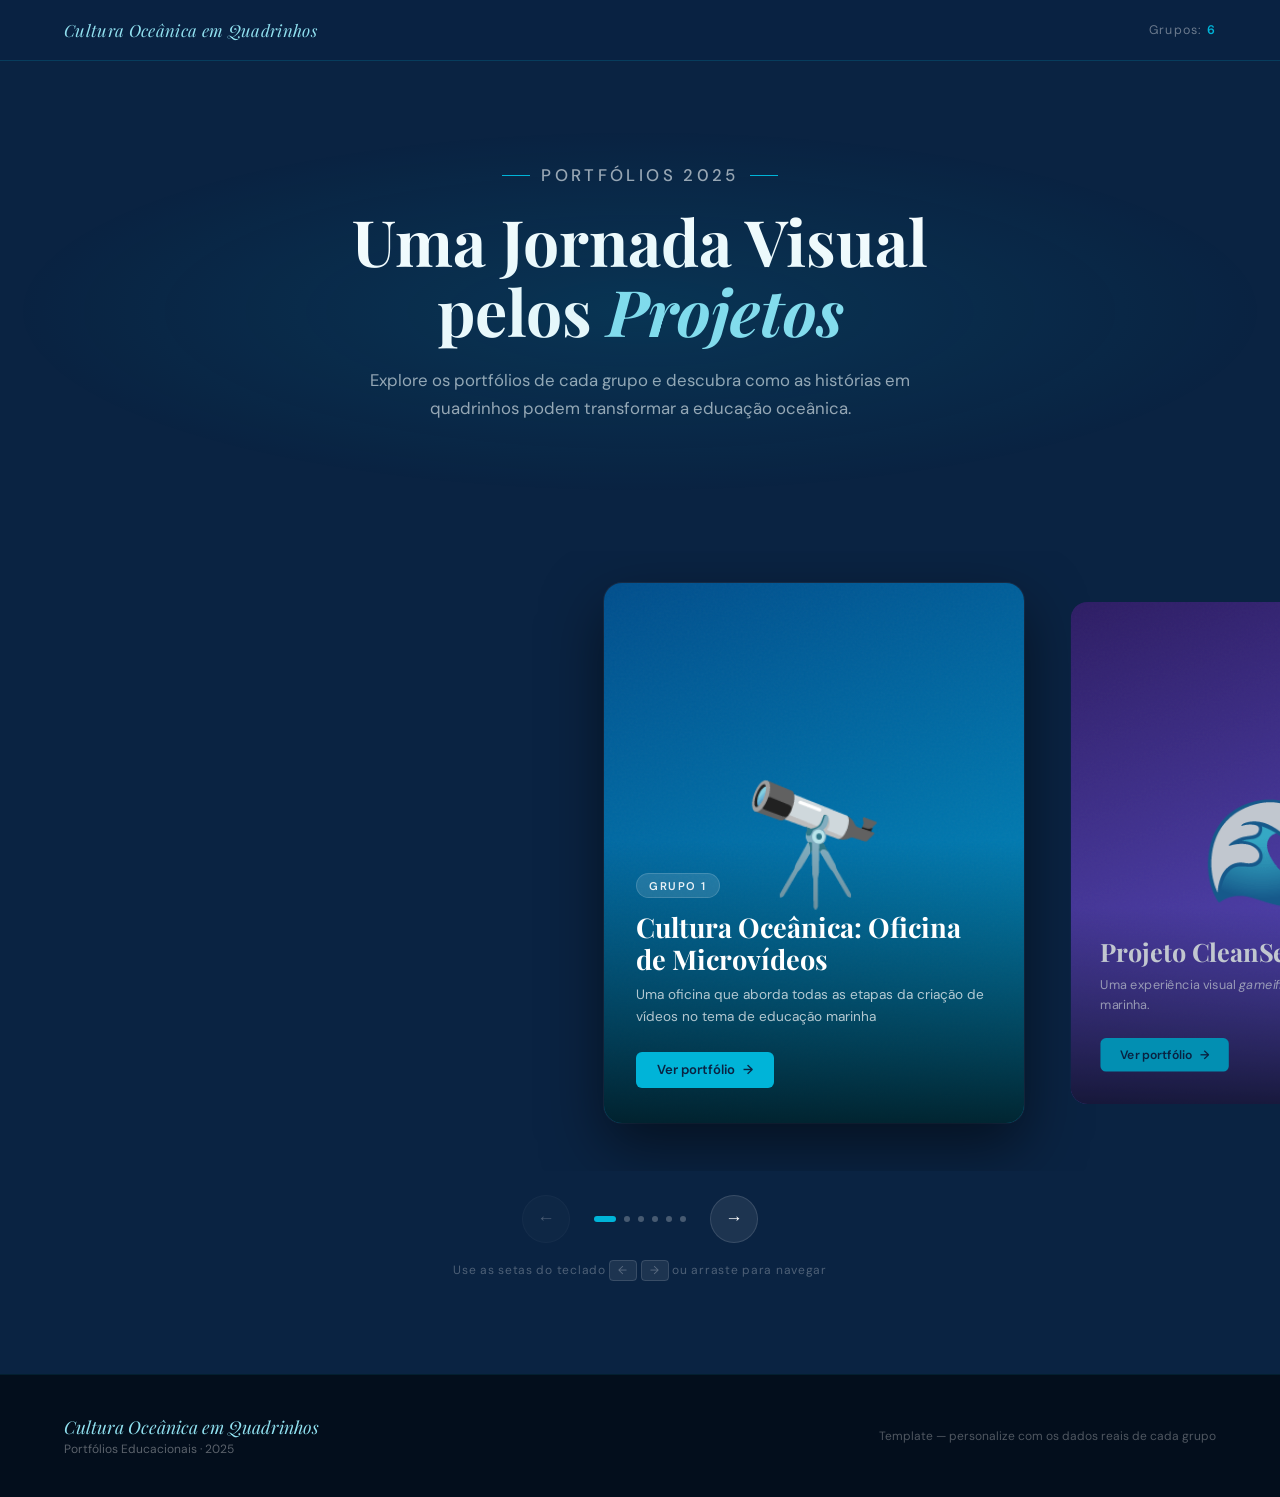
<file: index.html>
<!DOCTYPE html>
<html lang="pt-BR">
<head>
<meta charset="UTF-8">
<meta name="viewport" content="width=device-width, initial-scale=1.0">
<title>Portfólios — Cultura Oceânica em Quadrinhos</title>
<link rel="preconnect" href="https://fonts.googleapis.com">
<link href="https://fonts.googleapis.com/css2?family=Playfair+Display:ital,wght@0,700;0,900;1,700&family=DM+Sans:wght@300;400;500;600&display=swap" rel="stylesheet">
<style>
  :root {
    --ocean-deep:  #0a2342;
    --ocean-mid:   #0d4f6e;
    --ocean-teal:  #00b4d8;
    --ocean-foam:  #90e0ef;
    --ocean-light: #caf0f8;
    --sand:        #f5ede3;
    --white:       #ffffff;

    /* group accent colors */
    --g1: #00b4d8; /* Cultura Oceânica  — teal (active) */
    --g2: #7b61ff; /* Grupo 2            — violet       */
    --g3: #ff6b6b; /* Grupo 3            — coral        */
    --g4: #3ecf8e; /* Grupo 4            — green        */
    --g5: #f4c542; /* Grupo 5            — gold         */
    --g6: #ff9f43; /* Grupo 6            — orange       */
  }

  * { margin: 0; padding: 0; box-sizing: border-box; }
  html { scroll-behavior: smooth; }

  body {
    font-family: 'DM Sans', sans-serif;
    background: var(--ocean-deep);
    color: var(--white);
    overflow-x: hidden;
    min-height: 100vh;
  }

  /* ── PARTICLES BG ── */
  .bg-particles {
    position: fixed; inset: 0; pointer-events: none; z-index: 0;
    overflow: hidden;
  }
  .particle {
    position: absolute;
    border-radius: 50%;
    background: var(--ocean-teal);
    opacity: 0;
    animation: float-particle linear infinite;
  }
  @keyframes float-particle {
    0%   { transform: translateY(100vh) scale(0); opacity: 0; }
    10%  { opacity: 0.15; }
    90%  { opacity: 0.08; }
    100% { transform: translateY(-10vh) scale(1); opacity: 0; }
  }

  /* ── NAV ── */
  nav {
    position: fixed; top: 0; width: 100%; z-index: 100;
    display: flex; justify-content: space-between; align-items: center;
    padding: 1.2rem 4rem;
    background: rgba(10,35,66,0.88);
    backdrop-filter: blur(14px);
    border-bottom: 1px solid rgba(0,180,216,0.18);
  }
  .nav-logo {
    font-family: 'Playfair Display', serif;
    font-style: italic; font-size: 1.05rem;
    color: var(--ocean-foam); letter-spacing: 0.02em;
  }
  .nav-right {
    display: flex; align-items: center; gap: 2rem;
  }
  .nav-count {
    font-size: 0.78rem; color: rgba(255,255,255,0.4);
    letter-spacing: 0.1em;
  }
  .nav-count span { color: var(--ocean-teal); font-weight: 600; }

  /* ── HERO ── */
  .page-hero {
    position: relative; z-index: 1;
    padding: 10rem 4rem 5rem;
    text-align: center;
    overflow: hidden;
  }
  .page-hero::before {
    content: '';
    position: absolute; inset: 0;
    background:
      radial-gradient(ellipse 70% 50% at 50% 60%, rgba(0,180,216,0.12) 0%, transparent 70%);
    pointer-events: none;
  }
  .hero-eyebrow {
    display: inline-flex; align-items: center; gap: 0.7rem;
    font-size: 0.75rem; letter-spacing: 0.2em; text-transform: uppercase;
    color: var(--ocean-teal); font-weight: 500; margin-bottom: 1.5rem;
  }
  .hero-eyebrow::before,
  .hero-eyebrow::after {
    content: ''; display: block; width: 28px; height: 1px;
    background: var(--ocean-teal);
  }
  .page-hero h1 {
    font-family: 'Playfair Display', serif;
    font-size: clamp(2.5rem, 5vw, 4.5rem);
    line-height: 1.1; margin-bottom: 1.2rem;
  }
  .page-hero h1 em { font-style: italic; color: var(--ocean-foam); }
  .page-hero p {
    font-size: 1.05rem; line-height: 1.7;
    color: rgba(255,255,255,0.6);
    max-width: 540px; margin: 0 auto 1rem;
  }

  /* ── CAROUSEL SECTION ── */
  .carousel-section {
    position: relative; z-index: 1;
    padding: 2rem 0 6rem;
  }

  /* track wrapper — clips overflow */
  .carousel-viewport {
    overflow: hidden;
    position: relative;
    padding: 2rem 0 3rem;
  }

  /* the sliding track */
  .carousel-track {
    display: flex;
    gap: 2rem;
    padding: 0 calc((100vw - 900px) / 2);   /* center active card */
    transition: transform 0.55s cubic-bezier(0.25, 0.8, 0.25, 1);
    will-change: transform;
    cursor: grab;
    user-select: none;
  }
  .carousel-track:active { cursor: grabbing; }

  /* ── CARD ── */
  .card {
    flex: 0 0 420px;
    border-radius: 18px;
    overflow: hidden;
    position: relative;
    transition: transform 0.5s cubic-bezier(0.25,0.8,0.25,1),
                opacity 0.5s ease,
                box-shadow 0.5s ease;
    transform: scale(0.88);
    opacity: 0.5;
    cursor: pointer;
  }
  .card.active {
    transform: scale(1);
    opacity: 1;
    box-shadow: 0 24px 60px rgba(0,0,0,0.5), 0 0 0 1px rgba(255,255,255,0.06);
  }
  .card.adjacent {
    transform: scale(0.93);
    opacity: 0.75;
  }

  .card-inner {
    position: relative;
    height: 540px;
    display: flex; flex-direction: column; justify-content: flex-end;
  }

  /* decorative top area */
  .card-art {
    position: absolute; inset: 0;
    display: flex; align-items: center; justify-content: center;
    font-size: 7rem;
    transition: transform 0.5s ease;
  }
  .card.active .card-art { transform: translateY(-8px) scale(1.05); }

  .card-gradient {
    position: absolute; inset: 0;
    background: linear-gradient(
      160deg,
      var(--card-color-a) 0%,
      var(--card-color-b) 100%
    );
  }
  .card-noise {
    position: absolute; inset: 0; opacity: 0.04;
    background-image: url("data:image/svg+xml,%3Csvg viewBox='0 0 200 200' xmlns='http://www.w3.org/2000/svg'%3E%3Cfilter id='n'%3E%3CfeTurbulence type='fractalNoise' baseFrequency='0.9' numOctaves='4'/%3E%3C/filter%3E%3Crect width='100%25' height='100%25' filter='url(%23n)'/%3E%3C/svg%3E");
  }
  .card-shine {
    position: absolute; top: 0; left: -60%;
    width: 40%; height: 100%;
    background: linear-gradient(105deg, transparent 40%, rgba(255,255,255,0.07) 50%, transparent 60%);
    transition: left 0.6s ease;
  }
  .card.active:hover .card-shine { left: 120%; }

  /* bottom content */
  .card-body {
    position: relative; z-index: 2;
    padding: 2rem 2rem 2.2rem;
    background: linear-gradient(to top, rgba(0,0,0,0.75) 0%, transparent 100%);
  }
  .card-tag {
    display: inline-block;
    font-size: 0.7rem; letter-spacing: 0.14em; text-transform: uppercase;
    font-weight: 600; padding: 0.28rem 0.75rem; border-radius: 20px;
    background: rgba(255,255,255,0.12); color: rgba(255,255,255,0.9);
    margin-bottom: 0.8rem;
    border: 1px solid rgba(255,255,255,0.15);
  }
  .card-title {
    font-family: 'Playfair Display', serif;
    font-size: 1.7rem; line-height: 1.2; font-weight: 700;
    margin-bottom: 0.5rem;
  }
  .card-desc {
    font-size: 0.85rem; line-height: 1.6;
    color: rgba(255,255,255,0.7); margin-bottom: 1.5rem;
  }
  .card-footer {
    display: flex; align-items: center; justify-content: space-between;
  }
  .card-members {
    font-size: 0.78rem; color: rgba(255,255,255,0.5);
  }
  .card-members strong { color: rgba(255,255,255,0.85); }

  .card-btn {
    display: inline-flex; align-items: center; gap: 0.5rem;
    padding: 0.6rem 1.3rem; border-radius: 6px;
    font-size: 0.82rem; font-weight: 600;
    text-decoration: none; border: none; cursor: pointer;
    transition: transform 0.2s, box-shadow 0.2s;
    background: var(--btn-color);
    color: var(--ocean-deep);
  }
  .card-btn:hover { transform: translateY(-2px); box-shadow: 0 6px 20px rgba(0,0,0,0.3); }
  .card-btn.disabled {
    background: rgba(255,255,255,0.15);
    color: rgba(255,255,255,0.5);
    cursor: not-allowed;
    pointer-events: none;
  }
  .card-btn .arrow {
    transition: transform 0.2s;
  }
  .card-btn:hover .arrow { transform: translateX(3px); }

  /* locked overlay */
  .card-lock {
    position: absolute; top: 1.2rem; right: 1.2rem; z-index: 3;
    font-size: 1.1rem; opacity: 0.6;
  }

  /* ── CONTROLS ── */
  .carousel-controls {
    display: flex; align-items: center; justify-content: center;
    gap: 1.5rem; margin-top: 1.5rem;
  }
  .ctrl-btn {
    width: 48px; height: 48px; border-radius: 50%;
    background: rgba(255,255,255,0.08);
    border: 1px solid rgba(255,255,255,0.12);
    color: var(--white); font-size: 1.1rem;
    cursor: pointer; display: flex; align-items: center; justify-content: center;
    transition: all 0.25s;
  }
  .ctrl-btn:hover { background: rgba(0,180,216,0.2); border-color: var(--ocean-teal); }
  .ctrl-btn:disabled { opacity: 0.25; cursor: not-allowed; }

  .dots {
    display: flex; gap: 0.5rem; align-items: center;
  }
  .dot {
    width: 6px; height: 6px; border-radius: 50%;
    background: rgba(255,255,255,0.25);
    transition: all 0.3s; cursor: pointer;
  }
  .dot.active {
    background: var(--ocean-teal);
    width: 22px; border-radius: 3px;
  }

  /* ── KEYBOARD HINT ── */
  .hint {
    text-align: center; margin-top: 1.2rem;
    font-size: 0.75rem; color: rgba(255,255,255,0.28);
    letter-spacing: 0.06em;
  }
  .hint kbd {
    background: rgba(255,255,255,0.08);
    border: 1px solid rgba(255,255,255,0.12);
    border-radius: 4px; padding: 0.1rem 0.5rem;
    font-family: inherit; font-size: 0.72rem;
  }

  /* ── FOOTER ── */
  footer {
    position: relative; z-index: 1;
    background: #030e1c;
    padding: 2.5rem 4rem;
    border-top: 1px solid rgba(0,180,216,0.1);
    display: flex; align-items: center; justify-content: space-between;
    flex-wrap: wrap; gap: 1rem;
  }
  .footer-brand {
    font-family: 'Playfair Display', serif;
    font-style: italic; color: var(--ocean-foam); font-size: 1.1rem;
  }
  .footer-brand span {
    display: block; font-family: 'DM Sans', sans-serif;
    font-style: normal; font-size: 0.75rem;
    color: rgba(255,255,255,0.35); margin-top: 0.2rem;
  }
  .footer-note { font-size: 0.75rem; color: rgba(255,255,255,0.3); }

  /* ── RESPONSIVE ── */
  @media (max-width: 900px) {
    nav { padding: 1rem 2rem; }
    .page-hero { padding: 8rem 2rem 3rem; }
    .card { flex: 0 0 320px; }
    .card-inner { height: 460px; }
    .carousel-track { padding: 0 calc((100vw - 320px) / 2); }
  }
  @media (max-width: 600px) {
    .card { flex: 0 0 290px; }
    .carousel-track { padding: 0 calc((100vw - 290px) / 2); gap: 1.2rem; }
    .card-inner { height: 420px; }
    .card-title { font-size: 1.4rem; }
  }
</style>
</head>
<body>

<!-- BACKGROUND PARTICLES -->
<div class="bg-particles" id="particles"></div>

<!-- NAV -->
<nav>
  <div class="nav-logo">Cultura Oceânica em Quadrinhos</div>
  <div class="nav-right">
    <span class="nav-count">Grupos: <span>6</span></span>
  </div>
</nav>

<!-- HERO -->
<header class="page-hero">
  <p class="hero-eyebrow">Portfólios 2025</p>
  <h1>Uma Jornada Visual<br>pelos <em>Projetos</em></h1>
  <p>Explore os portfólios de cada grupo e descubra como as histórias em quadrinhos podem transformar a educação oceânica.</p>
</header>

<!-- CAROUSEL -->
<section class="carousel-section">
  <div class="carousel-viewport">
    <div class="carousel-track" id="track">

      <!-- CARD 1 — Cultura Oceânica (ACTIVE / LINKED) -->
      <div class="card active" data-index="0" onclick="handleClick(0)">
        <div class="card-inner">
          <div class="card-gradient" style="--card-color-a:#004e8c; --card-color-b:#0096c7;"></div>
          <div class="card-noise"></div>
          <div class="card-art">🔭</div>
          <div class="card-shine"></div>
          <div class="card-body">
            <span class="card-tag">Grupo 1</span>
            <h2 class="card-title">Cultura Oceânica: Oficina de Microvídeos</h2>
            <p class="card-desc">Uma oficina que aborda todas as etapas da criação de vídeos no tema de educação marinha</p>
            <div class="card-footer">
              <a href="portfolio-cultura-oceanica.html" class="card-btn" style="--btn-color:#00b4d8;">
                Ver portfólio <span class="arrow">→</span>
              </a>
            </div>
          </div>
        </div>
      </div>

      <!-- CARD 2 -->
      <div class="card adjacent" data-index="1" onclick="handleClick(1)">
        <div class="card-inner">
          <div class="card-gradient" style="--card-color-a:#3a1c71; --card-color-b:#7b61ff;"></div>
          <div class="card-noise"></div>
          <div class="card-art">🌊</div>
          <div class="card-shine"></div>
          <div class="card-body">
            <h2 class="card-title">Projeto CleanSeas</h2>
            <p class="card-desc">Uma experiência visual <i>gameificada</i> sobre a poluição marinha.</p>
            <div class="card-footer">
              <a href="portfolio-cultura-oceanica-2.html" class="card-btn" style="--btn-color:#00b4d8;">
                Ver portfólio <span class="arrow">→</span>
              </a>
            </div>
          </div>
        </div>
      </div>

      <!-- CARD 3 -->
      <div class="card" data-index="2" onclick="handleClick(2)">
        <div class="card-inner">
          <div class="card-gradient" style="--card-color-a:#6b1a1a; --card-color-b:#ff6b6b;"></div>
          <div class="card-noise"></div>
          <div class="card-art">🌿</div>
          <div class="card-shine"></div>
          <span class="card-lock">🔒</span>
          <div class="card-body">
            <span class="card-tag">Grupo 3 · Em breve</span>
            <h2 class="card-title">Título do Projeto 3</h2>
            <p class="card-desc">Descrição breve do tema abordado pelo terceiro grupo. Substitua com o conteúdo real.</p>
            <div class="card-footer">
              <span class="card-members">Integrantes: <strong>—</strong></span>
              <button class="card-btn disabled">Em breve</button>
            </div>
          </div>
        </div>
      </div>

      <!-- CARD 4 -->
      <div class="card" data-index="3" onclick="handleClick(3)">
        <div class="card-inner">
          <div class="card-gradient" style="--card-color-a:#0d3d2a; --card-color-b:#3ecf8e;"></div>
          <div class="card-noise"></div>
          <div class="card-art">🐋</div>
          <div class="card-shine"></div>
          <span class="card-lock">🔒</span>
          <div class="card-body">
            <span class="card-tag">Grupo 4 · Em breve</span>
            <h2 class="card-title">Título do Projeto 4</h2>
            <p class="card-desc">Descrição breve do tema abordado pelo quarto grupo. Substitua com o conteúdo real.</p>
            <div class="card-footer">
              <span class="card-members">Integrantes: <strong>—</strong></span>
              <button class="card-btn disabled">Em breve</button>
            </div>
          </div>
        </div>
      </div>

      <!-- CARD 5 -->
      <div class="card" data-index="4" onclick="handleClick(4)">
        <div class="card-inner">
          <div class="card-gradient" style="--card-color-a:#6b4f00; --card-color-b:#f4c542;"></div>
          <div class="card-noise"></div>
          <div class="card-art">☀️</div>
          <div class="card-shine"></div>
          <span class="card-lock">🔒</span>
          <div class="card-body">
            <span class="card-tag">Grupo 5 · Em breve</span>
            <h2 class="card-title">Título do Projeto 5</h2>
            <p class="card-desc">Descrição breve do tema abordado pelo quinto grupo. Substitua com o conteúdo real.</p>
            <div class="card-footer">
              <span class="card-members">Integrantes: <strong>—</strong></span>
              <button class="card-btn disabled">Em breve</button>
            </div>
          </div>
        </div>
      </div>

      <!-- CARD 6 -->
      <div class="card" data-index="5" onclick="handleClick(5)">
        <div class="card-inner">
          <div class="card-gradient" style="--card-color-a:#6b2d00; --card-color-b:#ff9f43;"></div>
          <div class="card-noise"></div>
          <div class="card-art">🐠</div>
          <div class="card-shine"></div>
          <span class="card-lock">🔒</span>
          <div class="card-body">
            <span class="card-tag">Grupo 6 · Em breve</span>
            <h2 class="card-title">Título do Projeto 6</h2>
            <p class="card-desc">Descrição breve do tema abordado pelo sexto grupo. Substitua com o conteúdo real.</p>
            <div class="card-footer">
              <span class="card-members">Integrantes: <strong>—</strong></span>
              <button class="card-btn disabled">Em breve</button>
            </div>
          </div>
        </div>
      </div>

    </div><!-- /track -->
  </div><!-- /viewport -->

  <!-- controls -->
  <div class="carousel-controls">
    <button class="ctrl-btn" id="prevBtn" onclick="move(-1)" aria-label="Anterior">←</button>
    <div class="dots" id="dots"></div>
    <button class="ctrl-btn" id="nextBtn" onclick="move(1)" aria-label="Próximo">→</button>
  </div>
  <p class="hint">Use as setas do teclado <kbd>←</kbd> <kbd>→</kbd> ou arraste para navegar</p>
</section>

<!-- FOOTER -->
<footer>
  <div class="footer-brand">
    Cultura Oceânica em Quadrinhos
    <span>Portfólios Educacionais · 2025</span>
  </div>
  <p class="footer-note">Template — personalize com os dados reais de cada grupo</p>
</footer>

<script>
  /* ── PARTICLES ── */
  (function() {
    const container = document.getElementById('particles');
    for (let i = 0; i < 18; i++) {
      const p = document.createElement('div');
      p.className = 'particle';
      const size = Math.random() * 6 + 3;
      p.style.cssText = `
        width: ${size}px; height: ${size}px;
        left: ${Math.random() * 100}%;
        animation-duration: ${Math.random() * 18 + 12}s;
        animation-delay: ${Math.random() * 12}s;
      `;
      container.appendChild(p);
    }
  })();

  /* ── CAROUSEL ── */
  const TOTAL = 6;
  let current = 0;
  let startX = 0, isDragging = false, dragDelta = 0;

  const track   = document.getElementById('track');
  const dotsEl  = document.getElementById('dots');
  const prevBtn = document.getElementById('prevBtn');
  const nextBtn = document.getElementById('nextBtn');
  const cards   = Array.from(document.querySelectorAll('.card'));

  // build dots
  for (let i = 0; i < TOTAL; i++) {
    const d = document.createElement('div');
    d.className = 'dot' + (i === 0 ? ' active' : '');
    d.addEventListener('click', () => goTo(i));
    dotsEl.appendChild(d);
  }

  function cardWidth() {
    return cards[0].getBoundingClientRect().width + 32; // +gap
  }

  function getOffset(idx) {
    const vw = window.innerWidth;
    const cw = cardWidth();
    return idx * cw - (vw - cw) / 2;
  }

  function render(idx, animated = true) {
    if (!animated) track.style.transition = 'none';
    else           track.style.transition = 'transform 0.55s cubic-bezier(0.25,0.8,0.25,1)';

    track.style.transform = `translateX(${-getOffset(idx)}px)`;

    cards.forEach((c, i) => {
      c.classList.remove('active', 'adjacent');
      if (i === idx)              c.classList.add('active');
      else if (Math.abs(i-idx)===1) c.classList.add('adjacent');
    });

    document.querySelectorAll('.dot').forEach((d, i) => {
      d.classList.toggle('active', i === idx);
    });

    prevBtn.disabled = idx === 0;
    nextBtn.disabled = idx === TOTAL - 1;
  }

  function goTo(idx) {
    current = Math.max(0, Math.min(TOTAL - 1, idx));
    render(current);
  }

  function move(dir) { goTo(current + dir); }

  // click on card to focus
  function handleClick(idx) {
    if (idx !== current) { goTo(idx); return; }
    // if already active & has a link — follow it
    const link = cards[idx].querySelector('a.card-btn');
    if (link) window.location.href = link.href;
  }

  // keyboard
  document.addEventListener('keydown', e => {
    if (e.key === 'ArrowLeft')  move(-1);
    if (e.key === 'ArrowRight') move(1);
  });

  // drag / swipe
  track.addEventListener('mousedown', e => {
    isDragging = true; startX = e.clientX;
    track.style.transition = 'none';
  });
  document.addEventListener('mousemove', e => {
    if (!isDragging) return;
    dragDelta = e.clientX - startX;
    track.style.transform = `translateX(${-getOffset(current) + dragDelta}px)`;
  });
  document.addEventListener('mouseup', () => {
    if (!isDragging) return;
    isDragging = false;
    if      (dragDelta < -60) move(1);
    else if (dragDelta >  60) move(-1);
    else render(current);
    dragDelta = 0;
  });

  track.addEventListener('touchstart', e => {
    startX = e.touches[0].clientX;
    track.style.transition = 'none';
  }, { passive: true });
  track.addEventListener('touchmove', e => {
    dragDelta = e.touches[0].clientX - startX;
    track.style.transform = `translateX(${-getOffset(current) + dragDelta}px)`;
  }, { passive: true });
  track.addEventListener('touchend', () => {
    if      (dragDelta < -50) move(1);
    else if (dragDelta >  50) move(-1);
    else render(current);
    dragDelta = 0;
  });

  // init & resize
  render(0, false);
  window.addEventListener('resize', () => render(current, false));
</script>
</body>
</html>
</file>
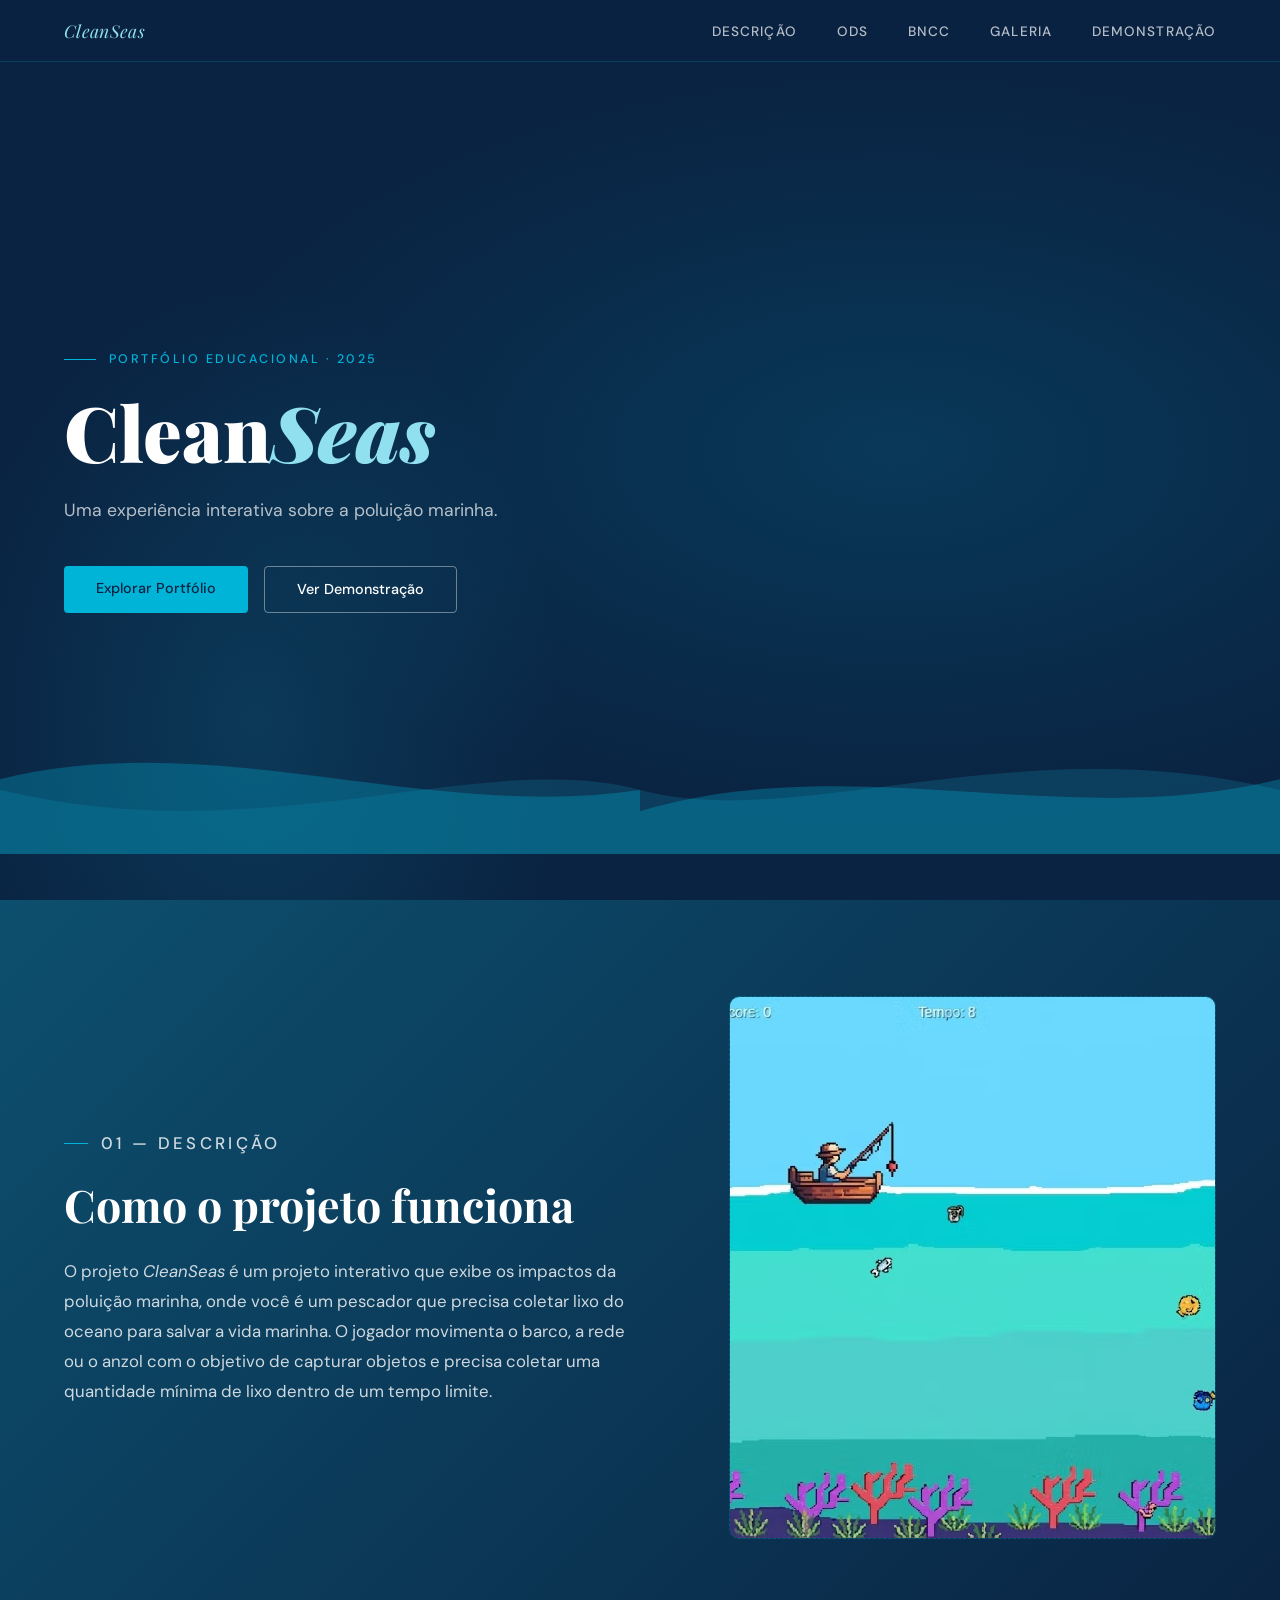
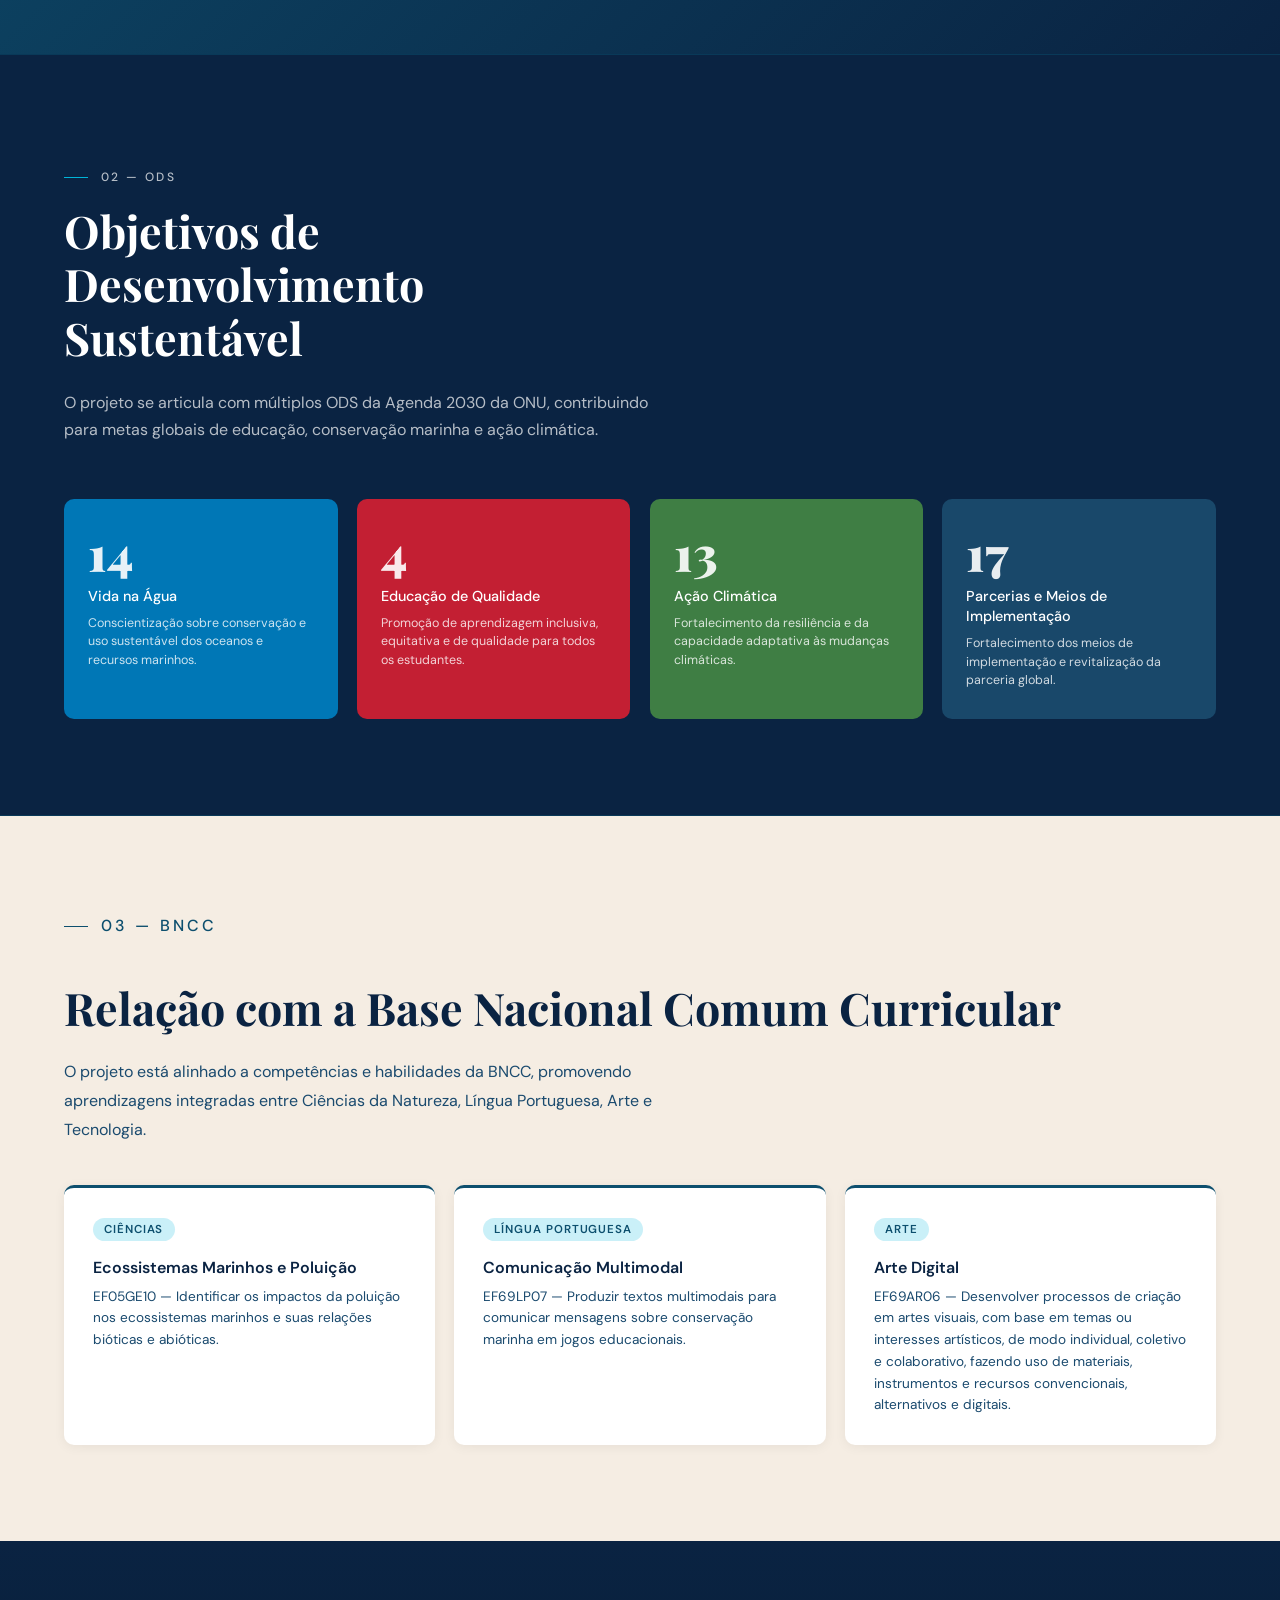
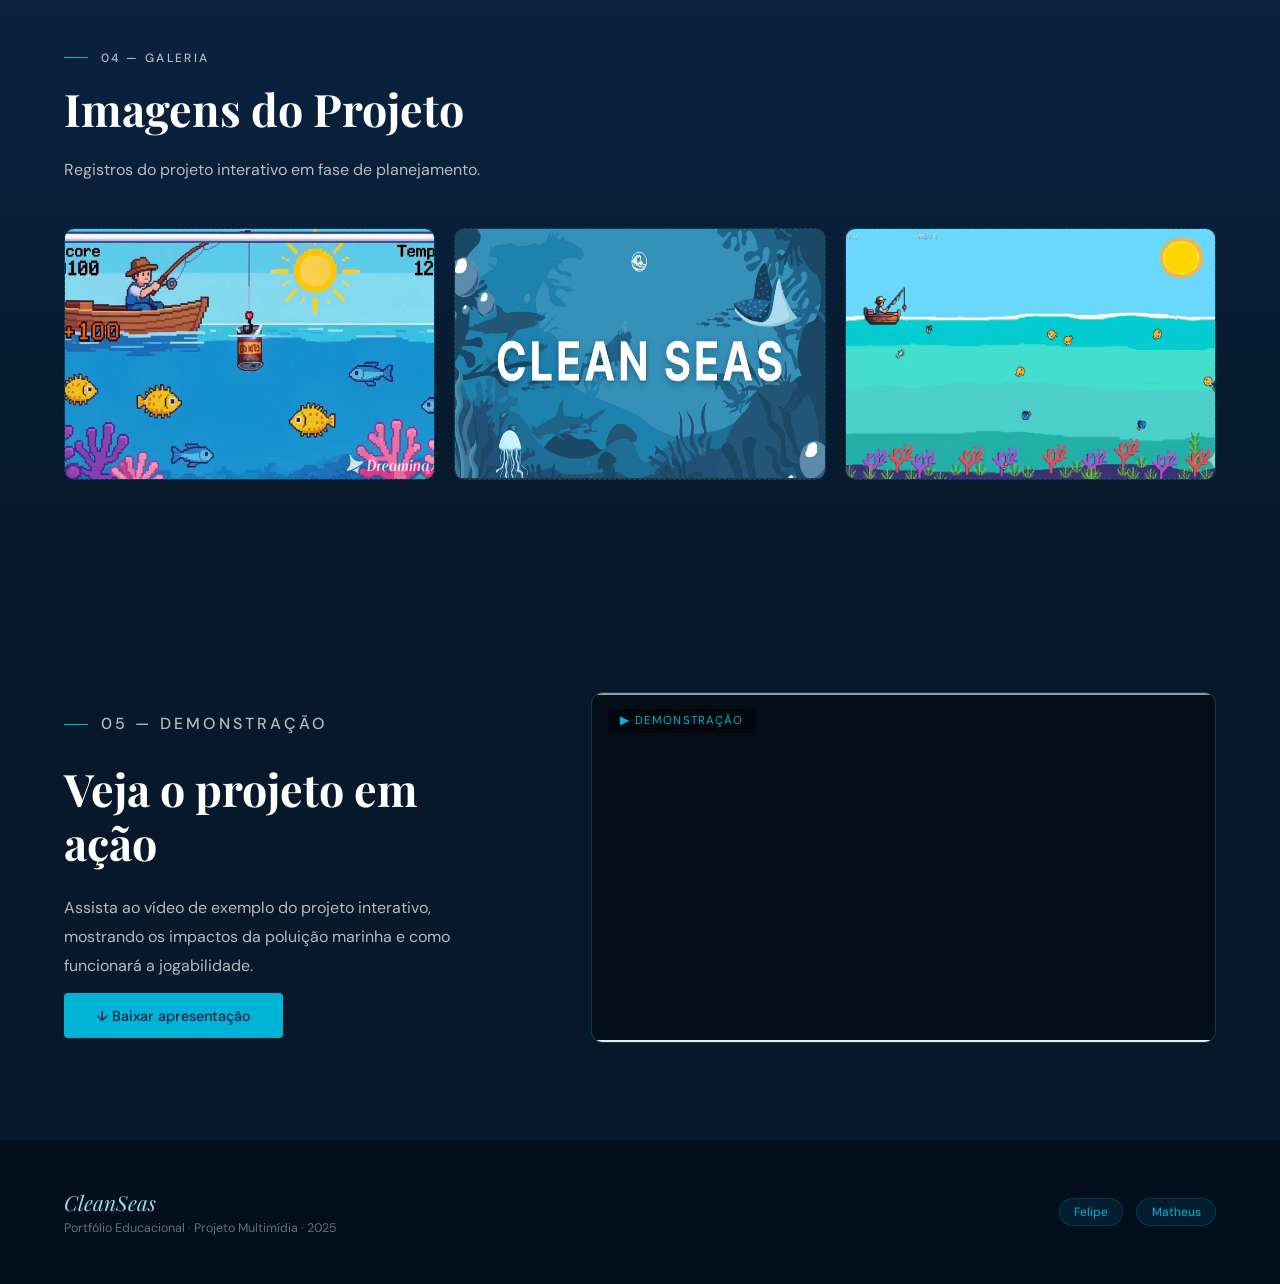
<file: portfolio-cultura-oceanica-2.html>
<!DOCTYPE html>
<html lang="pt-BR">
<head>
<meta charset="UTF-8">
<meta name="viewport" content="width=device-width, initial-scale=1.0">
<title>Oficina de Microvídeos — Portfólio</title>
<link rel="preconnect" href="https://fonts.googleapis.com">
<link href="https://fonts.googleapis.com/css2?family=Playfair+Display:ital,wght@0,700;0,900;1,700&family=DM+Sans:wght@300;400;500&display=swap" rel="stylesheet">
<link rel="stylesheet" href="styles.css">
</head>
<body>

<!-- NAV -->
<nav>
  <div class="nav-logo">Clean<em>Seas</em></div>
  <ul class="nav-links">
    <li><a href="#descricao">Descrição</a></li>
    <li><a href="#ods">ODS</a></li>
    <li><a href="#bncc">BNCC</a></li>
    <li><a href="#galeria">Galeria</a></li>
    <li><a href="#video">Demonstração</a></li>
  </ul>
</nav>

<!-- HERO -->
<section class="hero">
  <div class="hero-content">
    <p class="hero-eyebrow fade-up">Portfólio Educacional · 2025</p>
    <h1 class="fade-up delay-1">
      Clean<em>Seas</em>
    </h1>
    <p class="hero-desc fade-up delay-2">
      Uma experiência interativa sobre a poluição marinha.
    </p>
    <div class="hero-cta fade-up delay-3">
      <a href="#descricao" class="btn btn-primary">Explorar Portfólio</a>
      <a href="#video" class="btn btn-outline">Ver Demonstração</a>
    </div>
  </div>
  <div class="waves-bg">
    <div class="wave"></div>
    <div class="wave"></div>
  </div>
</section>

<!-- DESCRIÇÃO -->
<section id="descricao">
  <div class="desc-grid">
    <div class="desc-text">
      <p class="section-label">01 — Descrição</p>
      <h2 class="section-title">Como o projeto funciona</h2>
      <p>
        O projeto <i>CleanSeas</i> é um projeto interativo que exibe os impactos da poluição marinha, onde você é um pescador que precisa coletar lixo do oceano para salvar a vida marinha. O jogador movimenta o barco, a rede ou o anzol com o objetivo de capturar objetos e precisa coletar uma quantidade mínima de lixo dentro de um tempo limite.
      </p>
    </div>
    <div class="img-show">
      <a title="Imagem do projeto CleanSeas.">
          <img src="src/Jogo1.png">
      </a>
    </div>
  </div>
</section>

<!-- ODS -->
<section id="ods">
  <div class="ods-intro">
    <p class="section-label">02 — ODS</p>
    <h2 class="section-title">Objetivos de Desenvolvimento Sustentável</h2>
    <p>O projeto se articula com múltiplos ODS da Agenda 2030 da ONU, contribuindo para metas globais de educação, conservação marinha e ação climática.</p>
  </div>
  <div class="ods-grid">
    <div class="ods-card ods-14">
      <div class="ods-num">14</div>
      <h4>Vida na Água</h4>
      <p>Conscientização sobre conservação e uso sustentável dos oceanos e recursos marinhos.</p>
    </div>
    <div class="ods-card ods-4">
      <div class="ods-num">4</div>
      <h4>Educação de Qualidade</h4>
      <p>Promoção de aprendizagem inclusiva, equitativa e de qualidade para todos os estudantes.</p>
    </div>
    <div class="ods-card ods-13">
      <div class="ods-num">13</div>
      <h4>Ação Climática</h4>
      <p>Fortalecimento da resiliência e da capacidade adaptativa às mudanças climáticas.</p>
    </div>
    <div class="ods-card ods-17">
      <div class="ods-num">17</div>
      <h4>Parcerias e Meios de Implementação</h4>
      <p>Fortalecimento dos meios de implementação e revitalização da parceria global.</p>
    </div>
  </div>
</section>

<!-- BNCC -->
<section id="bncc">
  <div class="bncc-intro">
    <p class="section-label">03 — BNCC</p>
    <h2 class="section-title">Relação com a Base Nacional Comum Curricular</h2>
    <p>O projeto está alinhado a competências e habilidades da BNCC, promovendo aprendizagens integradas entre Ciências da Natureza, Língua Portuguesa, Arte e Tecnologia.</p>
  </div>
  <div class="bncc-grid">
    <div class="bncc-card">
      <span class="bncc-tag">Ciências</span>
      <h4>Ecossistemas Marinhos e Poluição</h4>
      <p>EF05GE10 — Identificar os impactos da poluição nos ecossistemas marinhos e suas relações bióticas e abióticas.</p>
    </div>
    <div class="bncc-card">
      <span class="bncc-tag">Língua Portuguesa</span>
      <h4>Comunicação Multimodal</h4>
      <p>EF69LP07 — Produzir textos multimodais para comunicar mensagens sobre conservação marinha em jogos educacionais.</p>
    </div>
    <div class="bncc-card">
      <span class="bncc-tag">Arte</span>
      <h4>Arte Digital</h4>
      <p>EF69AR06 — Desenvolver processos de criação em artes visuais, com base em temas ou
interesses artísticos, de modo individual, coletivo e colaborativo, fazendo uso de materiais,
instrumentos e recursos convencionais, alternativos e digitais.</p>
    </div>
  </div>
</section>

<!-- GALERIA -->
<section id="galeria">
  <div class="galeria-intro">
    <p class="section-label">04 — Galeria</p>
    <h2 class="section-title">Imagens do Projeto</h2>
    <p>Registros do projeto interativo em fase de planejamento.</p>
  </div>
  <div class="masonry">
    <div class="img-show">
      <img src="src/jogo2.png" title="Esboço do projeto" width="400" height="250">
    </div>
    <div class="img-show">
      <img src="src/imagem2.avif" title="Banner do projeto, incluindo o título" width="400" height="250">
    </div>
    <div class="img-show">
      <img src="src/image.avif" title="Captura de tela do projeto" width="400" height="250">
    </div>
  </div>
</section>

<!-- VÍDEO -->
<section id="video">
  <div class="video-inner">
    <div class="video-text">
      <p class="section-label">05 — Demonstração</p>
      <h2 class="section-title">Veja o projeto em ação</h2>
      <p>
        Assista ao vídeo de exemplo do projeto interativo, mostrando os impactos da poluição marinha e como funcionará a jogabilidade.
      </p>
      <a href="https://drive.google.com/file/d/1lsL-RYY2hXdBAml0Cd1rwuLAyhLC-9uF/view?t=0.03" class="btn btn-primary">↓ Baixar apresentação</a>
    </div>
    <div class="video-player">
      <div class="video-label">▶ Demonstração</div>
      <iframe src="https://drive.google.com/file/d/1IlaNJuzj5EeTzxtsKARPY4i0o5bnLuG_/preview" width="640" height="480"></iframe>
      </div>
    </div>
  </div>
</section>

<!-- FOOTER -->
<footer>
  <div class="footer-brand">
    Clean<em>Seas</em>
    <span>Portfólio Educacional · Projeto Multimídia · 2025</span>
  </div>
  <div class="footer-tags">
    <span class="tag">Felipe</span></a>
    <span class="tag">Matheus</span></a>
  </div>
</footer>

</body>
</html>
</file>
<file: styles.css>
:root {
  --ocean-deep: #0a2342;
  --ocean-mid: #0d4f6e;
  --ocean-teal: #00b4d8;
  --ocean-foam: #90e0ef;
  --ocean-light: #caf0f8;
  --sand: #f5ede3;
  --coral: #ff6b6b;
  --gold: #f4c542;
  --white: #ffffff;
  --text-dark: #0a2342;
  --text-mid: #1a4a6e;
}

* { margin: 0; padding: 0; box-sizing: border-box; }

html { scroll-behavior: smooth; }

body {
  font-family: 'DM Sans', sans-serif;
  background: var(--ocean-deep);
  color: var(--white);
  overflow-x: hidden;
}

/* ── NAV ── */
nav {
  position: fixed; top: 0; width: 100%; z-index: 100;
  display: flex; justify-content: space-between; align-items: center;
  padding: 1.2rem 4rem;
  background: rgba(10,35,66,0.85);
  backdrop-filter: blur(12px);
  border-bottom: 1px solid rgba(0,180,216,0.2);
}
.nav-logo {
  font-family: 'Playfair Display', serif;
  font-size: 1.1rem; font-style: italic;
  color: var(--ocean-foam);
  letter-spacing: 0.02em;
}
.nav-links { display: flex; gap: 2.5rem; list-style: none; }
.nav-links a {
  color: rgba(255,255,255,0.7); text-decoration: none;
  font-size: 0.85rem; font-weight: 500; letter-spacing: 0.08em;
  text-transform: uppercase; transition: color 0.3s;
}
.nav-links a:hover { color: var(--ocean-teal); }

/* ── HERO ── */
.hero {
  min-height: 100vh;
  display: flex; flex-direction: column; justify-content: center;
  padding: 8rem 4rem 4rem;
  position: relative; overflow: hidden;
}
.hero::before {
  content: '';
  position: absolute; inset: 0;
  background: radial-gradient(ellipse 80% 60% at 70% 50%, rgba(0,180,216,0.15) 0%, transparent 70%),
  radial-gradient(ellipse 40% 80% at 20% 80%, rgba(13,79,110,0.5) 0%, transparent 60%);
}

/* animated waves */
.waves-bg {
  position: absolute; bottom: 0; left: 0; width: 100%; height: 220px;
  overflow: hidden;
}
.wave {
  position: absolute; bottom: 0; left: 0;
  width: 200%; height: 100%;
  background: url("data:image/svg+xml,%3Csvg xmlns='http://www.w3.org/2000/svg' viewBox='0 0 1200 120'%3E%3Cpath d='M0,60 C150,100 350,0 600,60 C850,120 1050,20 1200,60 L1200,120 L0,120 Z' fill='%230d4f6e'/%3E%3C/svg%3E") repeat-x bottom;
  background-size: 50% 100%;
  animation: wave-anim 8s linear infinite;
  opacity: 0.6;
}
.wave:nth-child(2) {
  background-image: url("data:image/svg+xml,%3Csvg xmlns='http://www.w3.org/2000/svg' viewBox='0 0 1200 120'%3E%3Cpath d='M0,80 C200,20 400,100 600,50 C800,0 1000,90 1200,60 L1200,120 L0,120 Z' fill='%2300b4d8'/%3E%3C/svg%3E");
  animation-duration: 12s; animation-direction: reverse;
  opacity: 0.3;
}
@keyframes wave-anim { from { transform: translateX(0); } to { transform: translateX(-50%); } }

.hero-content { position: relative; z-index: 1; max-width: 700px; }
.hero-eyebrow {
  font-size: 0.78rem; letter-spacing: 0.2em; text-transform: uppercase;
  color: var(--ocean-teal); font-weight: 500; margin-bottom: 1.5rem;
  display: flex; align-items: center; gap: 0.8rem;
}
.hero-eyebrow::before { content: ''; display: block; width: 32px; height: 1px; background: var(--ocean-teal); }

.hero h1 {
  font-family: 'Playfair Display', serif;
  font-size: clamp(3rem, 6vw, 5.5rem); line-height: 1.05;
  font-weight: 900; margin-bottom: 1.5rem;
}
.hero h1 em { font-style: italic; color: var(--ocean-foam); }

.hero-desc {
  font-size: 1.1rem; line-height: 1.7;
  color: rgba(255,255,255,0.7); max-width: 520px; margin-bottom: 2.5rem;
}

.hero-cta {
  display: inline-flex; gap: 1rem; flex-wrap: wrap;
}
.btn {
  padding: 0.85rem 2rem; border-radius: 4px;
  font-family: 'DM Sans', sans-serif; font-weight: 500;
  font-size: 0.9rem; cursor: pointer; transition: all 0.3s;
  text-decoration: none; border: none;
}
.btn-primary {
  background: var(--ocean-teal); color: var(--ocean-deep);
}
.btn-primary:hover { background: var(--ocean-foam); transform: translateY(-2px); }
.btn-outline {
  background: transparent; color: var(--white);
  border: 1px solid rgba(255,255,255,0.4);
}
.btn-outline:hover { border-color: var(--ocean-teal); color: var(--ocean-teal); }

.hero-scroll {
  position: absolute; bottom: 2.5rem; right: 4rem; z-index: 1;
  display: flex; flex-direction: column; align-items: center; gap: 0.5rem;
  color: rgba(255,255,255,0.4); font-size: 0.75rem; letter-spacing: 0.12em;
  text-transform: uppercase;
}
.scroll-line {
  width: 1px; height: 60px;
  background: linear-gradient(to bottom, var(--ocean-teal), transparent);
  animation: scroll-pulse 2s ease-in-out infinite;
}
@keyframes scroll-pulse { 0%,100%{opacity:0.3} 50%{opacity:1} }

/* ── SECTIONS ── */
section { padding: 6rem 4rem; }

.section-label {
  font-size: 0.75rem; letter-spacing: 0.2em; text-transform: uppercase;
  color: var(--ocean-teal); font-weight: 500; margin-bottom: 1rem;
  display: flex; align-items: center; gap: 0.8rem;
}
.section-label::before { content: ''; display: block; width: 24px; height: 1px; background: var(--ocean-teal); }

.section-title {
  font-family: 'Playfair Display', serif;
  font-size: clamp(2rem, 3.5vw, 3rem); line-height: 1.2;
  margin-bottom: 1.5rem;
}

/* ── OBJETIVO ── */
#objetivo {
background: var(--sand);
color: var(--text-dark);
position: relative; overflow: hidden;
}
#objetivo::after {
content: 'O';
position: absolute; right: -2rem; bottom: -4rem;
font-family: 'Playfair Display', serif;
font-size: 22rem; font-weight: 900; color: rgba(0,180,216,0.08);
line-height: 1; pointer-events: none;
}
.objetivo-grid {
  display: grid; grid-template-columns: 1fr 1fr; gap: 5rem;
  align-items: center; position: relative; z-index: 1;
}
.objetivo-text .section-label { color: var(--ocean-mid); }
.objetivo-text .section-label::before { background: var(--ocean-mid); }
.objetivo-text .section-title { color: var(--text-dark); }
.objetivo-text p {
  font-size: 1.05rem; line-height: 1.8;
  color: var(--text-mid); margin-bottom: 1.2rem;
}
.objetivo-card {
  background: var(--ocean-deep); border-radius: 12px;
  padding: 2.5rem; color: var(--white);
  border-top: 3px solid var(--ocean-teal);
}
.objetivo-card h3 {
  font-family: 'Playfair Display', serif;
  font-size: 1.3rem; margin-bottom: 1rem; color: var(--ocean-foam);
}
.objetivo-card p { font-size: 0.95rem; line-height: 1.7; color: rgba(255,255,255,0.75); }

/* ── DESCRIÇÃO ── */
#descricao {
background: linear-gradient(135deg, var(--ocean-mid) 0%, var(--ocean-deep) 100%);
position: relative; overflow: hidden;
}
.desc-grid { display: grid; grid-template-columns: 1.2fr 1fr; gap: 5rem; align-items: center; }
.desc-text p {
  font-size: 1.05rem; line-height: 1.8;
  color: rgba(255,255,255,0.8); margin-bottom: 1.2rem;
}
.features-list { list-style: none; margin-top: 2rem; display: flex; flex-direction: column; gap: 1rem; }
.features-list li {
  display: flex; align-items: flex-start; gap: 1rem;
  padding: 1rem 1.2rem; border-radius: 8px;
  background: rgba(255,255,255,0.05);
  border-left: 2px solid var(--ocean-teal);
}
.feat-icon { font-size: 1.4rem; flex-shrink: 0; }
.feat-text strong { display: block; font-size: 0.9rem; margin-bottom: 0.2rem; color: var(--ocean-foam); }
.feat-text span { font-size: 0.85rem; color: rgba(255,255,255,0.6); }

.desc-visual {
  display: grid; grid-template-columns: 1fr 1fr; gap: 1rem;
}
.img-placeholder {
  border-radius: 8px; overflow: hidden;
  background: rgba(0,180,216,0.1);
  border: 1px dashed rgba(0,180,216,0.3);
  display: flex; flex-direction: column;
  align-items: center; justify-content: center;
  text-align: center; padding: 2rem 1rem;
  aspect-ratio: 4/3;
  transition: all 0.3s;
  cursor: pointer;
}
.img-placeholder:hover {
  background: rgba(0,180,216,0.18);
  border-color: var(--ocean-teal);
  transform: translateY(-3px);
}
.img-placeholder .ph-icon { font-size: 2.5rem; margin-bottom: 0.6rem; opacity: 0.6; }
.img-placeholder p { font-size: 0.78rem; color: rgba(255,255,255,0.5); line-height: 1.4; }
.img-placeholder.tall { grid-row: span 2; aspect-ratio: unset; }

/* ── ODS ── */
#ods {
background: var(--ocean-deep);
border-top: 1px solid rgba(0,180,216,0.15);
border-bottom: 1px solid rgba(0,180,216,0.15);
}
.ods-intro { max-width: 600px; margin-bottom: 3.5rem; }
.ods-intro p { color: rgba(255,255,255,0.7); line-height: 1.7; margin-top: 1rem; }
.ods-grid { display: grid; grid-template-columns: repeat(auto-fit, minmax(200px, 1fr)); gap: 1.2rem; }
.ods-card {
  border-radius: 10px; padding: 1.8rem 1.5rem;
  position: relative; overflow: hidden;
  transition: transform 0.3s, box-shadow 0.3s;
  cursor: default;
}
.ods-card:hover { transform: translateY(-4px); box-shadow: 0 12px 30px rgba(0,0,0,0.3); }
.ods-card .ods-num {
  font-family: 'Playfair Display', serif;
  font-size: 3rem; font-weight: 900;
  line-height: 1; margin-bottom: 0.6rem; opacity: 0.9;
}
.ods-card h4 { font-size: 0.9rem; font-weight: 500; line-height: 1.4; margin-bottom: 0.5rem; }
.ods-card p { font-size: 0.78rem; opacity: 0.8; line-height: 1.5; }
.ods-14 { background: #0077b6; }
.ods-4  { background: #c31f33; }
.ods-13 { background: #3f7e44; }
.ods-17 { background: #19486a; }

/* ── BNCC ── */
#bncc { background: var(--sand); color: var(--text-dark); }
.bncc-intro .section-label { color: var(--ocean-mid); }
.bncc-intro .section-label::before { background: var(--ocean-mid); }
.bncc-intro .section-title { color: var(--text-dark); }
.bncc-intro p { color: var(--text-mid); font-size: 1rem; line-height: 1.8; max-width: 650px; margin-bottom: 2.5rem; }
.bncc-grid { display: grid; grid-template-columns: repeat(3, 1fr); gap: 1.2rem; }
.bncc-card {
  background: var(--white); border-radius: 10px;
  padding: 1.8rem; border-top: 3px solid var(--ocean-mid);
  box-shadow: 0 2px 12px rgba(0,0,0,0.06);
  transition: box-shadow 0.3s, transform 0.3s;
}
.bncc-card:hover { box-shadow: 0 8px 24px rgba(0,0,0,0.1); transform: translateY(-3px); }
.bncc-tag {
  display: inline-block; background: var(--ocean-light);
  color: var(--ocean-mid); font-size: 0.72rem;
  font-weight: 600; letter-spacing: 0.08em; text-transform: uppercase;
  padding: 0.25rem 0.7rem; border-radius: 20px; margin-bottom: 1rem;
}
.bncc-card h4 { font-size: 1rem; font-weight: 600; color: var(--text-dark); margin-bottom: 0.5rem; }
.bncc-card p { font-size: 0.85rem; color: var(--text-mid); line-height: 1.6; }

/* ── GALERIA ── */
#galeria { background: linear-gradient(180deg, var(--ocean-deep) 0%, #061829 100%); }
.galeria-intro { margin-bottom: 3rem; }
.galeria-intro p { color: rgba(255,255,255,0.7); max-width: 500px; margin-top: 0.8rem; }
.masonry {
  columns: 3; column-gap: 1.2rem;
}
.masonry-item {
  break-inside: avoid; margin-bottom: 1.2rem;
  border-radius: 10px; overflow: hidden;
  background: rgba(0,180,216,0.08);
  border: 1px dashed rgba(0,180,216,0.25);
  display: flex; flex-direction: column;
  align-items: center; justify-content: center;
  padding: 3rem 1.5rem; text-align: center;
  transition: all 0.3s; cursor: pointer;
  min-height: 180px;
}
.masonry-item:nth-child(2n) { min-height: 240px; }
.masonry-item:nth-child(3n) { min-height: 200px; }
.masonry-item:hover {
  background: rgba(0,180,216,0.15);
  border-color: var(--ocean-teal);
  transform: scale(1.01);
}
.masonry-item .ph-icon { font-size: 2rem; margin-bottom: 0.5rem; opacity: 0.5; }
.masonry-item p { font-size: 0.78rem; color: rgba(255,255,255,0.4); }
.img-show {
  break-inside: avoid; margin-bottom: 1.2rem;
  border-radius: 10px; overflow: hidden;
  background: rgba(0,180,216,0.08);
  border: 1px dashed rgba(0,180,216,0.25);
  display: flex; flex-direction: column;
  align-items: center; justify-content: center;
  transition: all 0.3s; cursor: pointer;
  overflow: hidden;
  line-height: 0;
  object-fit: cover;
  max-width: 100%;
}
.img-show:hover {
  background: rgba(0,180,216,0.15);
  border-color: var(--ocean-teal);
  transform: scale(1.01);
}

/* ── VÍDEO ── */
#video { background: #061829; }
.video-inner { display: grid; grid-template-columns: 1fr 1.4fr; gap: 5rem; align-items: center; }
.video-text p { color: rgba(255,255,255,0.7); line-height: 1.8; margin-bottom: 1.5rem; font-size: 1rem; }
.video-player {
  border-radius: 12px; overflow: hidden;
  background: rgba(0,0,0,0.4);
  border: 1px solid rgba(0,180,216,0.3);
  aspect-ratio: 16/9;
  display: flex; flex-direction: column;
  align-items: center; justify-content: center;
  position: relative; cursor: pointer;
  transition: border-color 0.3s;
}
.video-player:hover { border-color: var(--ocean-teal); }
.video-overlay {
  position: absolute; inset: 0;
  background: radial-gradient(ellipse at center, rgba(0,180,216,0.1), transparent);
  display: flex; flex-direction: column;
  align-items: center; justify-content: center; gap: 1rem;
}
.play-btn {
  width: 64px; height: 64px; border-radius: 50%;
  background: var(--ocean-teal); color: var(--ocean-deep);
  display: flex; align-items: center; justify-content: center;
  font-size: 1.4rem; transition: transform 0.3s, box-shadow 0.3s;
  box-shadow: 0 0 0 12px rgba(0,180,216,0.15);
}
.video-player:hover .play-btn { transform: scale(1.08); box-shadow: 0 0 0 16px rgba(0,180,216,0.2); }
.video-caption { font-size: 0.85rem; color: rgba(255,255,255,0.5); }
.video-label {
  position: absolute; top: 1rem; left: 1rem;
  background: rgba(0,0,0,0.6); color: var(--ocean-teal);
  font-size: 0.72rem; letter-spacing: 0.1em; text-transform: uppercase;
  padding: 0.3rem 0.8rem; border-radius: 4px;
}

/* ── FOOTER ── */
footer {
  background: #030e1c; padding: 3rem 4rem;
  border-top: 1px solid rgba(0,180,216,0.1);
  display: flex; align-items: center; justify-content: space-between;
  flex-wrap: wrap; gap: 1.5rem;
}
.footer-brand {
  font-family: 'Playfair Display', serif;
  font-style: italic; font-size: 1.3rem;
  color: var(--ocean-foam);
}
.footer-brand span { display: block; font-family: 'DM Sans', sans-serif; font-style: normal; font-size: 0.78rem; color: rgba(255,255,255,0.4); margin-top: 0.2rem; }
.footer-tags { display: flex; gap: 0.8rem; flex-wrap: wrap; }
.tag {
  background: rgba(0,180,216,0.1); color: var(--ocean-teal);
  font-size: 0.75rem; padding: 0.3rem 0.9rem;
  border-radius: 20px; border: 1px solid rgba(0,180,216,0.2);
}
.footer-note { font-size: 0.78rem; color: rgba(255,255,255,0.3); }

/* ── ANIMATIONS ── */
.fade-up {
  opacity: 0; transform: translateY(24px);
  animation: fadeUp 0.7s ease forwards;
}
@keyframes fadeUp {
  to { opacity: 1; transform: translateY(0); }
}
.delay-1 { animation-delay: 0.15s; }
.delay-2 { animation-delay: 0.3s; }
.delay-3 { animation-delay: 0.45s; }
.delay-4 { animation-delay: 0.6s; }

/* ── RESPONSIVE ── */
@media (max-width: 900px) {
  nav { padding: 1rem 2rem; }
  section { padding: 4rem 2rem; }
  .objetivo-grid, .desc-grid, .video-inner { grid-template-columns: 1fr; gap: 2.5rem; }
  .bncc-grid { grid-template-columns: 1fr 1fr; }
  .masonry { columns: 2; }
  footer { flex-direction: column; text-align: center; }
}
@media (max-width: 600px) {
  .nav-links { display: none; }
  .hero { padding: 7rem 2rem 3rem; }
  .bncc-grid, .desc-visual { grid-template-columns: 1fr; }
  .masonry { columns: 1; }
  .ods-grid { grid-template-columns: 1fr 1fr; }
}
</file>
